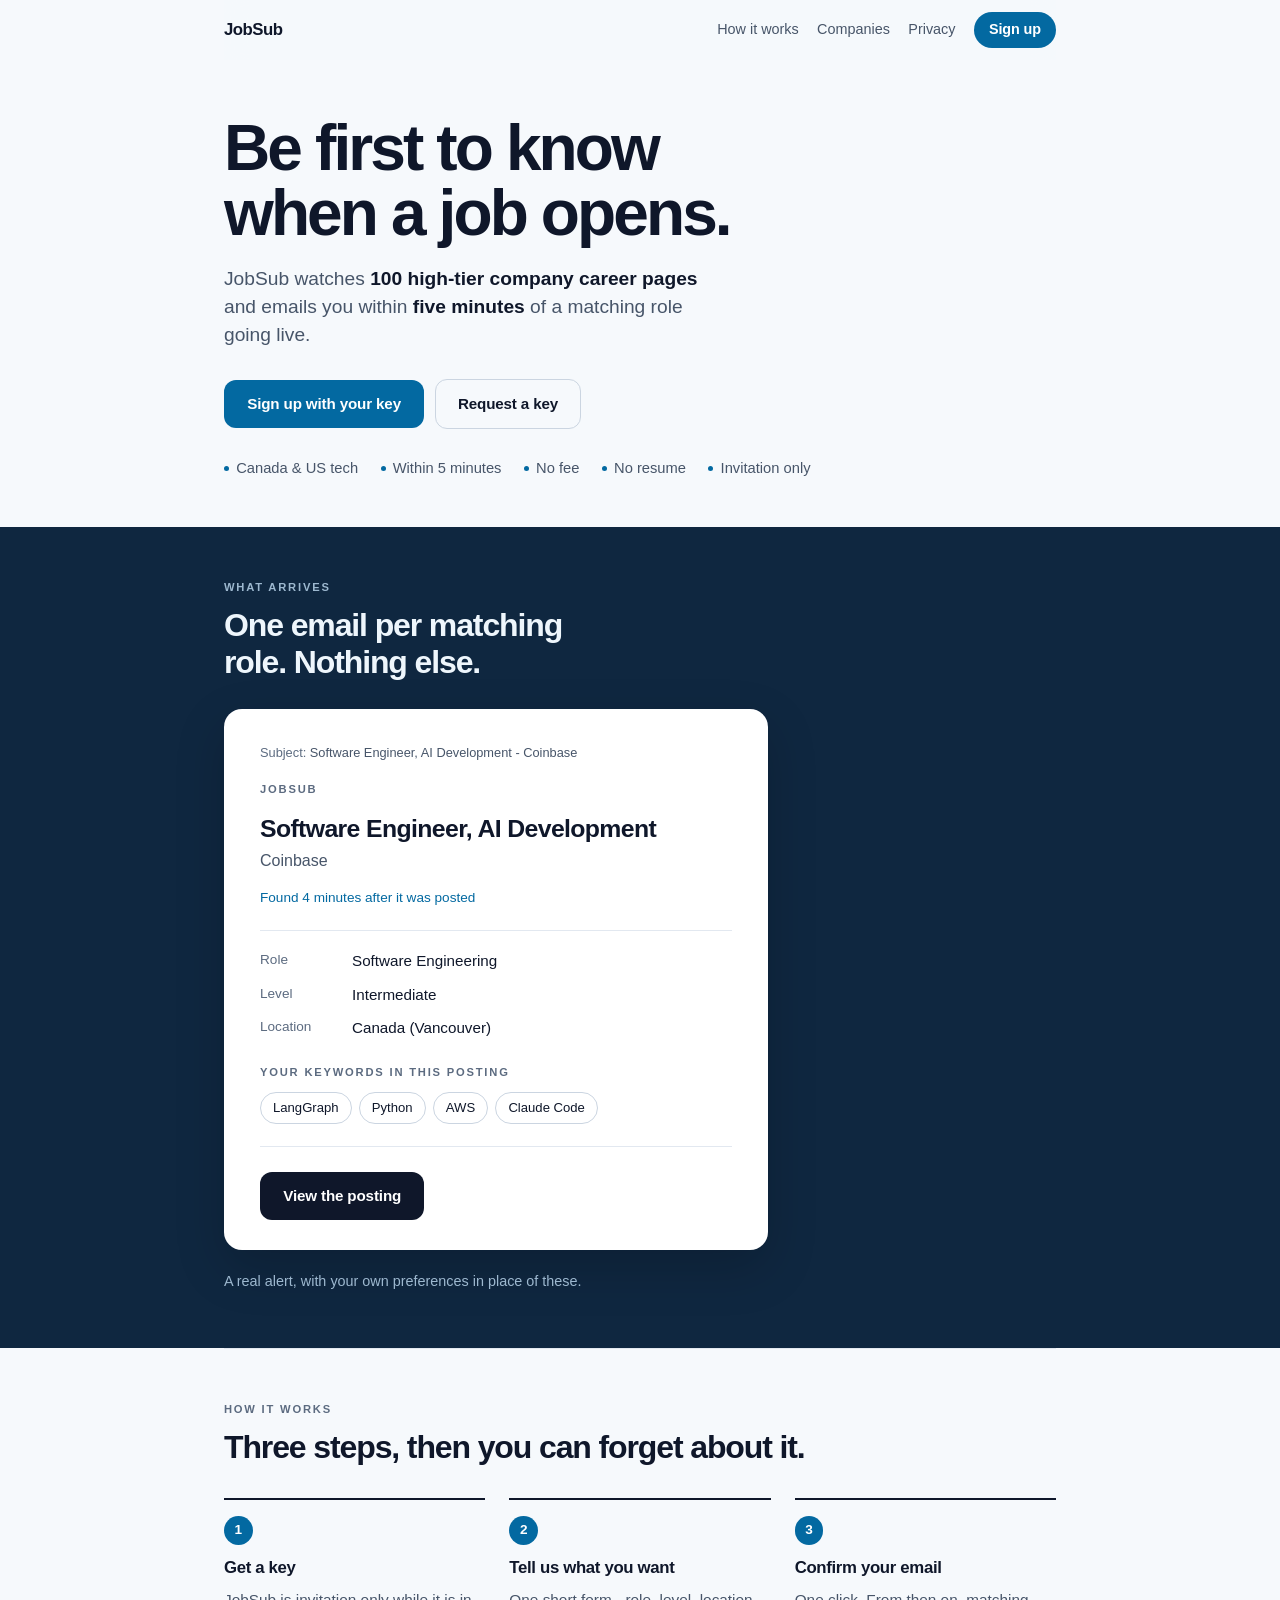
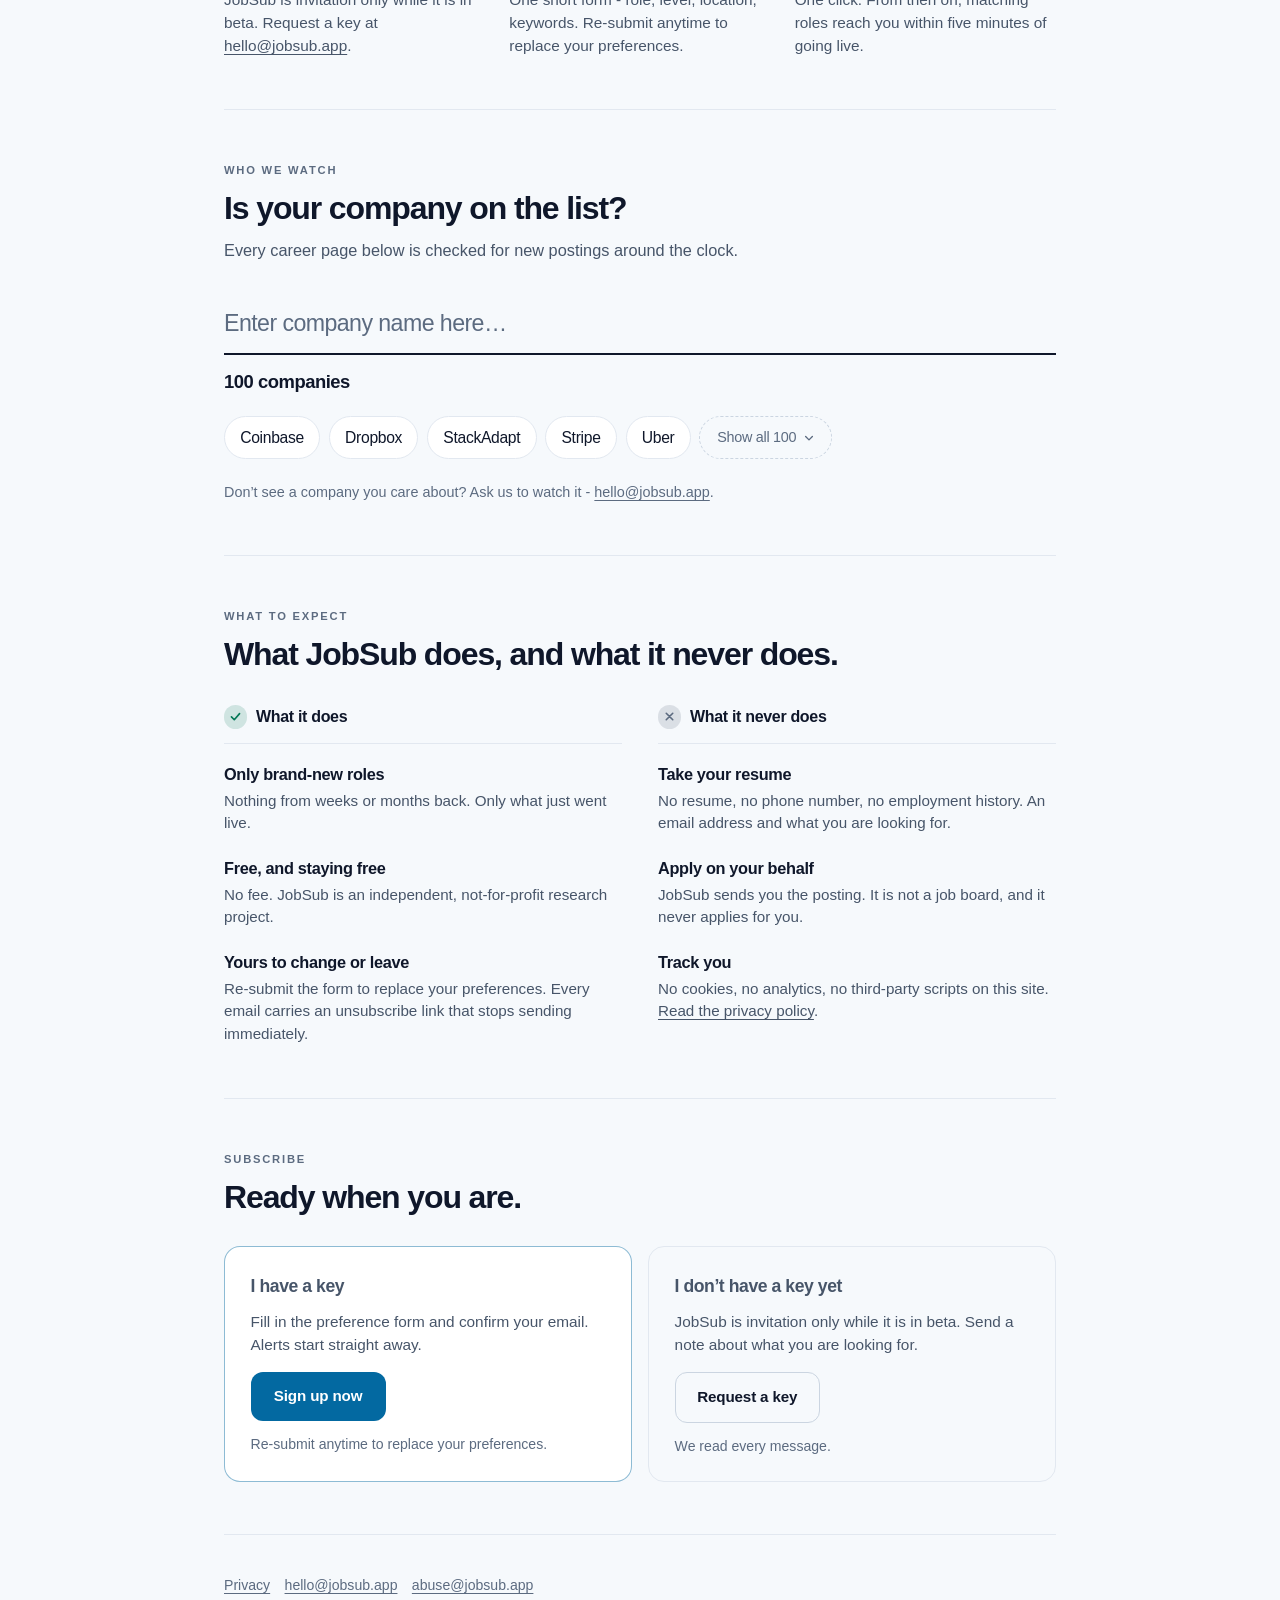
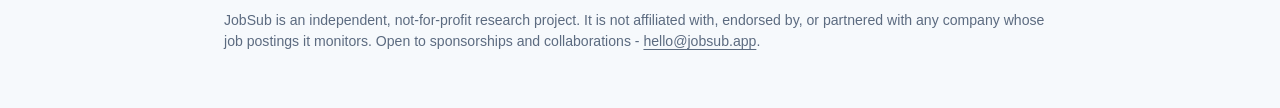
<file: index.html>
<!DOCTYPE html>
<html lang="en">
<head>
<meta charset="utf-8">
<meta name="viewport" content="width=device-width, initial-scale=1">
<title>JobSub - New job alerts from top tech companies</title>
<meta name="description" content="JobSub watches high-tier career pages and emails you within five minutes of a matching role going live. Invitation only, for Canada and US tech people.">
<link rel="canonical" href="https://jobsub.app/">
<meta name="theme-color" content="#f6f9fc" media="(prefers-color-scheme: light)">
<meta name="theme-color" content="#0b1220" media="(prefers-color-scheme: dark)">
<meta property="og:type" content="website">
<meta property="og:url" content="https://jobsub.app/">
<meta property="og:title" content="JobSub - New job alerts from top tech companies">
<meta property="og:description" content="JobSub watches high-tier career pages and emails you within five minutes of a matching role going live. Invitation only, for Canada and US tech people.">
<meta name="twitter:card" content="summary">
<meta name="twitter:title" content="JobSub - New job alerts from top tech companies">
<meta name="twitter:description" content="JobSub watches high-tier career pages and emails you within five minutes of a matching role going live. Invitation only, for Canada and US tech people.">
<link rel="icon" href="/favicon.svg" type="image/svg+xml">
<link rel="stylesheet" href="/styles.css">
</head>
<body>
<a class="skip" href="#main">Skip to content</a>

<header class="wrap site-header">
  <a class="wordmark" href="/">JobSub</a>
  <nav class="nav" aria-label="Primary">
    <a href="#how">How it works</a>
    <a href="#companies">Companies</a>
    <a href="/privacy.html">Privacy</a>
    <a class="nav-cta" href="https://forms.gle/S8yBqT2PLEMnLvFt7" target="_blank" rel="noopener noreferrer">Sign up</a>
  </nav>
</header>

<main id="main">
  <div class="wrap hero">
    <h1>Be first to know when a job opens.</h1>
    <p class="lede">JobSub watches <strong>100 high-tier company career pages</strong> and emails you within <strong>five minutes</strong> of a matching role going live.</p>

    <div class="actions">
      <a class="cta" href="https://forms.gle/S8yBqT2PLEMnLvFt7" target="_blank" rel="noopener noreferrer">Sign up with your key</a>
      <a class="cta-ghost" href="mailto:hello@jobsub.app?subject=Subscription%20key%20request">Request a key</a>
    </div>

    <ul class="proof" aria-label="At a glance">
      <li>Canada &amp; US tech</li>
      <li>Within 5 minutes</li>
      <li>No fee</li>
      <li>No resume</li>
      <li>Invitation only</li>
    </ul>
  </div>

  <section class="stage-band" aria-labelledby="alert-title">
    <div class="wrap">
      <p class="kicker on-stage" id="alert-title">What arrives</p>
      <h2 class="on-stage stage-h2">One email per matching role. Nothing else.</h2>
      <article class="mail" aria-label="Example JobSub alert">
        <p class="mail-subject">Subject: <strong>Software Engineer, AI Development - Coinbase</strong></p>
        <p class="kicker">JobSub</p>
        <h3>Software Engineer, AI Development</h3>
        <p class="company">Coinbase</p>
        <p class="latency">Found 4 minutes after it was posted</p>
        <hr class="mail-rule">
        <table class="facts">
          <tr><th scope="row">Role</th><td>Software Engineering</td></tr>
          <tr><th scope="row">Level</th><td>Intermediate</td></tr>
          <tr><th scope="row">Location</th><td>Canada (Vancouver)</td></tr>
        </table>
        <p class="kicker kicker-tight">Your keywords in this posting</p>
        <div class="chips">
          <span class="chip">LangGraph</span>
          <span class="chip">Python</span>
          <span class="chip">AWS</span>
          <span class="chip">Claude Code</span>
        </div>
        <hr class="mail-rule">
        <span class="cta" aria-disabled="true">View the posting</span>
      </article>
      <p class="stage-note">A real alert, with your own preferences in place of these.</p>
    </div>
  </section>

  <section id="how" class="wrap band" aria-labelledby="how-title">
    <p class="kicker" id="how-title">How it works</p>
    <h2>Three steps, then you can forget about it.</h2>
    <ol class="steps">
      <li>
        <span class="step-num" aria-hidden="true">1</span>
        <strong>Get a key</strong>
        <span>JobSub is invitation only while it is in beta. Request a key at <a href="mailto:hello@jobsub.app?subject=Subscription%20key%20request">hello@jobsub.app</a>.</span>
      </li>
      <li>
        <span class="step-num" aria-hidden="true">2</span>
        <strong>Tell us what you want</strong>
        <span>One short form - role, level, location, keywords. Re-submit anytime to replace your preferences.</span>
      </li>
      <li>
        <span class="step-num" aria-hidden="true">3</span>
        <strong>Confirm your email</strong>
        <span>One click. From then on, matching roles reach you within five minutes of going live.</span>
      </li>
    </ol>
  </section>

  <section id="companies" class="wrap band" aria-labelledby="companies-title">
    <p class="kicker" id="companies-title">Who we watch</p>
    <h2>Is your company on the list?</h2>
    <p class="section-lede">Every career page below is checked for new postings around the clock.</p>

    <form id="company-filter" hidden role="search">
      <label class="sr-only" for="company-search">Search companies</label>
      <input
        id="company-search"
        type="search"
        placeholder="Enter company name here…"
        autocomplete="off"
        spellcheck="false"
        enterkeyhint="search"
        aria-controls="company-list"
        aria-describedby="company-status">
    </form>
    <p id="company-status" role="status" aria-live="polite">100 companies</p>

    <ul id="company-list">
      <li>1Password</li>
      <li>Abnormal AI</li>
      <li>Activision</li>
      <li>Ada</li>
      <li>Affirm</li>
      <li>Airbnb</li>
      <li>Anthropic</li>
      <li>Asana</li>
      <li>Autodesk</li>
      <li>Axon</li>
      <li>BenchSci</li>
      <li>BitGo</li>
      <li>Block</li>
      <li>Borealis AI</li>
      <li>Braze</li>
      <li>Brex</li>
      <li>Cerebras</li>
      <li>Chime</li>
      <li>Circle</li>
      <li>ClickUp</li>
      <li>Clio</li>
      <li>Coalition</li>
      <li>Cohere</li>
      <li>Coinbase</li>
      <li>Confluent</li>
      <li>Coursera</li>
      <li>Cresta</li>
      <li>CrowdStrike</li>
      <li>Databricks</li>
      <li>Dialpad</li>
      <li>DigitalOcean</li>
      <li>Docker</li>
      <li>DoorDash</li>
      <li>Dropbox</li>
      <li>Elastic</li>
      <li>Epic Games</li>
      <li>EvenUp</li>
      <li>Faire</li>
      <li>Figma</li>
      <li>Flexport</li>
      <li>Flipp</li>
      <li>Fullscript</li>
      <li>GitLab</li>
      <li>GoDaddy</li>
      <li>Grafana Labs</li>
      <li>Hopper</li>
      <li>Instacart</li>
      <li>Jane</li>
      <li>Juniper Square</li>
      <li>Klue</li>
      <li>Layer 6</li>
      <li>LayerZero Labs</li>
      <li>League</li>
      <li>Lyft</li>
      <li>Mercury</li>
      <li>MongoDB</li>
      <li>Motive</li>
      <li>Movable Ink</li>
      <li>Mozilla</li>
      <li>Okta</li>
      <li>OpenTable</li>
      <li>PagerDuty</li>
      <li>Penn Interactive</li>
      <li>Pinterest</li>
      <li>Quora</li>
      <li>Recursion</li>
      <li>Reddit</li>
      <li>Remitly</li>
      <li>Replicant</li>
      <li>Ripple</li>
      <li>Robinhood</li>
      <li>Samsara</li>
      <li>Sardine</li>
      <li>Scribd</li>
      <li>Sentry</li>
      <li>Slack</li>
      <li>Snowflake</li>
      <li>Sophos</li>
      <li>Splunk</li>
      <li>Spotify</li>
      <li>StackAdapt</li>
      <li>Stripe</li>
      <li>Tailscale</li>
      <li>Tanium</li>
      <li>Tenstorrent</li>
      <li>Thumbtack</li>
      <li>Tiger Analytics</li>
      <li>Toast</li>
      <li>Tripadvisor</li>
      <li>Twilio</li>
      <li>Uber</li>
      <li>Unity</li>
      <li>Upgrade</li>
      <li>Vanta</li>
      <li>VTS</li>
      <li>Wealthsimple</li>
      <li>Xero</li>
      <li>Yelp</li>
      <li>Zscaler</li>
      <li>Zynga</li>
    </ul>

    <button id="company-toggle" type="button" hidden aria-expanded="false" aria-controls="company-list">
      <span id="company-toggle-label">Show all</span>
      <svg class="company-toggle-mark" viewBox="0 0 16 16" width="12" height="12" aria-hidden="true">
        <path d="M3.5 6 8 10.5 12.5 6" fill="none" stroke="currentColor" stroke-width="1.8" stroke-linecap="round" stroke-linejoin="round"/>
      </svg>
    </button>

    <div id="company-empty" hidden>
      <p>We don’t watch <span id="company-empty-query"></span> yet.</p>
      <p>Want it added? Contact the JobSub admin at
        <a id="company-empty-mail" href="mailto:hello@jobsub.app">hello@jobsub.app</a>.</p>
    </div>

    <p class="hint">Don’t see a company you care about? Ask us to watch it - <a href="mailto:hello@jobsub.app?subject=Please%20watch%20a%20company">hello@jobsub.app</a>.</p>
  </section>

  <section id="expect" class="wrap band" aria-labelledby="expect-title">
    <p class="kicker" id="expect-title">What to expect</p>
    <h2>What JobSub does, and what it never does.</h2>
    <div class="promises">
      <div class="promise-col is-yes">
        <h3 class="promise-head">
          <span class="promise-mark" aria-hidden="true">
            <svg viewBox="0 0 16 16" width="13" height="13"><path d="M3 8.5 6.5 12 13 4.5" fill="none" stroke="currentColor" stroke-width="2" stroke-linecap="round" stroke-linejoin="round"/></svg>
          </span>
          What it does
        </h3>
        <ul>
          <li>
            <strong>Only brand-new roles</strong>
            <span>Nothing from weeks or months back. Only what just went live.</span>
          </li>
          <li>
            <strong>Free, and staying free</strong>
            <span>No fee. JobSub is an independent, not-for-profit research project.</span>
          </li>
          <li>
            <strong>Yours to change or leave</strong>
            <span>Re-submit the form to replace your preferences. Every email carries an unsubscribe link that stops sending immediately.</span>
          </li>
        </ul>
      </div>
      <div class="promise-col is-no">
        <h3 class="promise-head">
          <span class="promise-mark" aria-hidden="true">
            <svg viewBox="0 0 16 16" width="13" height="13"><path d="M4 4l8 8M12 4l-8 8" fill="none" stroke="currentColor" stroke-width="2" stroke-linecap="round"/></svg>
          </span>
          What it never does
        </h3>
        <ul>
          <li>
            <strong>Take your resume</strong>
            <span>No resume, no phone number, no employment history. An email address and what you are looking for.</span>
          </li>
          <li>
            <strong>Apply on your behalf</strong>
            <span>JobSub sends you the posting. It is not a job board, and it never applies for you.</span>
          </li>
          <li>
            <strong>Track you</strong>
            <span>No cookies, no analytics, no third-party scripts on this site. <a href="/privacy.html">Read the privacy policy</a>.</span>
          </li>
        </ul>
      </div>
    </div>
  </section>

  <section class="wrap band join" id="join" aria-labelledby="join-title">
    <p class="kicker" id="join-title">Subscribe</p>
    <h2>Ready when you are.</h2>
    <div class="join-cards">
      <div class="join-card is-primary">
        <h3>I have a key</h3>
        <p>Fill in the preference form and confirm your email. Alerts start straight away.</p>
        <a class="cta" href="https://forms.gle/S8yBqT2PLEMnLvFt7" target="_blank" rel="noopener noreferrer">Sign up now</a>
        <p class="fine">Re-submit anytime to replace your preferences.</p>
      </div>
      <div class="join-card">
        <h3>I don’t have a key yet</h3>
        <p>JobSub is invitation only while it is in beta. Send a note about what you are looking for.</p>
        <a class="cta-ghost" href="mailto:hello@jobsub.app?subject=Subscription%20key%20request">Request a key</a>
        <p class="fine">We read every message.</p>
      </div>
    </div>
  </section>
</main>

<footer class="wrap site-footer">
  <nav aria-label="Footer">
    <a href="/privacy.html">Privacy</a>
    <a href="mailto:hello@jobsub.app">hello@jobsub.app</a>
    <a href="mailto:abuse@jobsub.app">abuse@jobsub.app</a>
  </nav>
  <p>JobSub is an independent, not-for-profit research project. It is not affiliated with, endorsed by, or partnered with any company whose job postings it monitors. Open to sponsorships and collaborations - <a href="mailto:hello@jobsub.app">hello@jobsub.app</a>.</p>
</footer>

<script src="/app.js" defer></script>
</body>
</html>
</file>
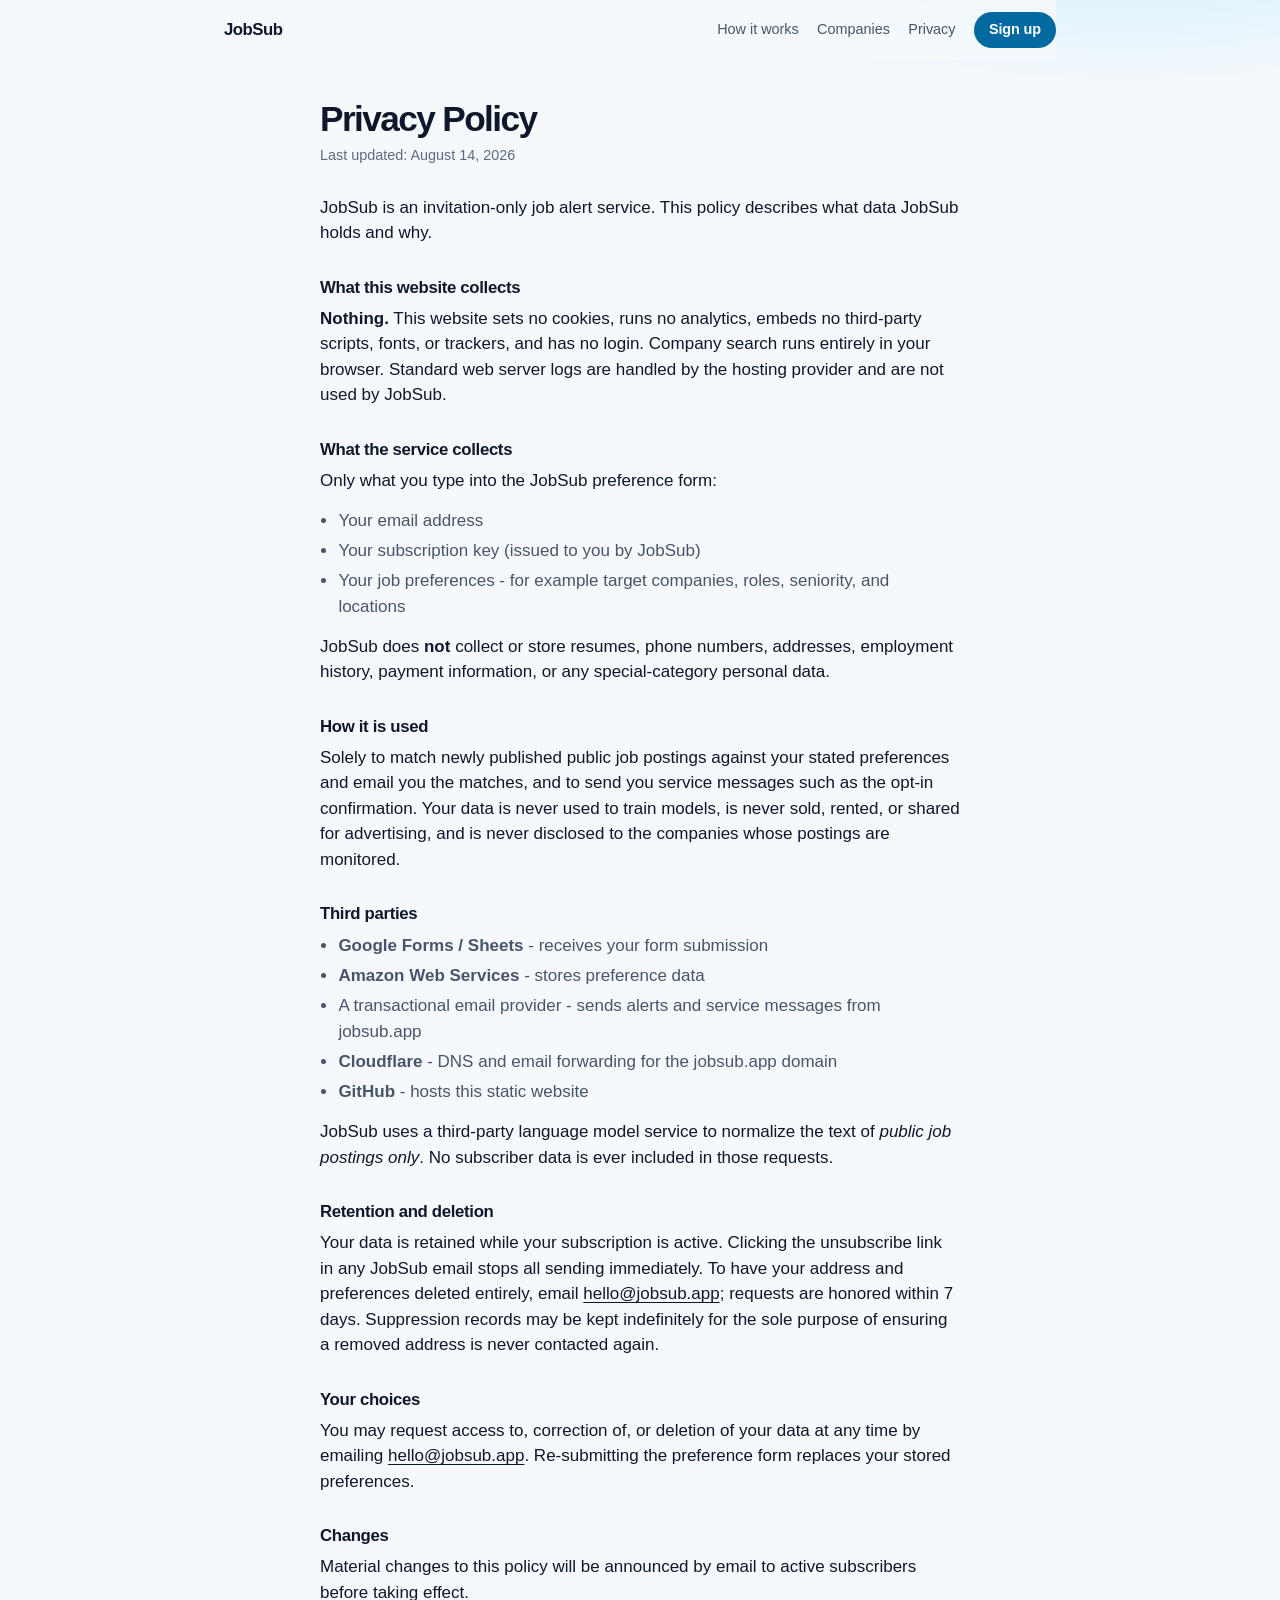
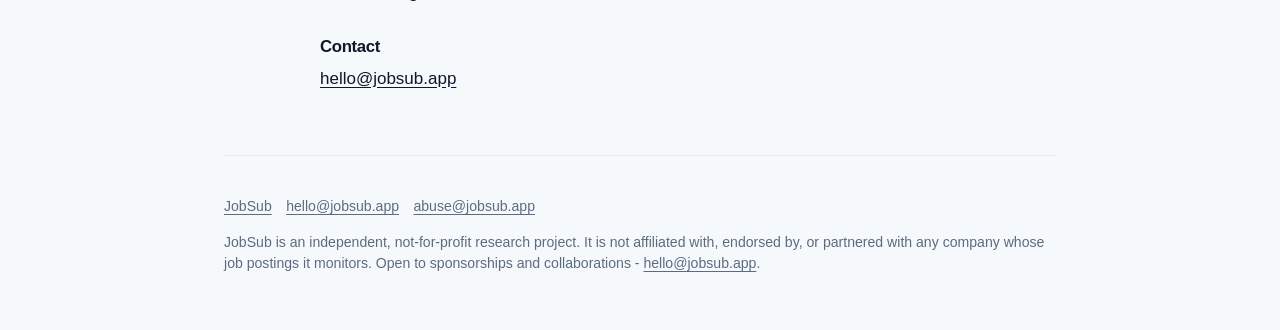
<file: privacy.html>
<!DOCTYPE html>
<html lang="en">
<head>
<meta charset="utf-8">
<meta name="viewport" content="width=device-width, initial-scale=1">
<title>Privacy Policy - JobSub</title>
<meta name="description" content="What JobSub holds, what this website does not collect, and how to have your data deleted.">
<link rel="canonical" href="https://jobsub.app/privacy.html">
<meta name="theme-color" content="#f6f9fc" media="(prefers-color-scheme: light)">
<meta name="theme-color" content="#0b1220" media="(prefers-color-scheme: dark)">
<link rel="icon" href="/favicon.svg" type="image/svg+xml">
<link rel="stylesheet" href="/styles.css">
</head>
<body>
<a class="skip" href="#main">Skip to content</a>

<header class="wrap site-header">
  <a class="wordmark" href="/">JobSub</a>
  <nav class="nav" aria-label="Primary">
    <a href="/#how">How it works</a>
    <a href="/#companies">Companies</a>
    <a href="/privacy.html" aria-current="page">Privacy</a>
    <a class="nav-cta" href="https://forms.gle/S8yBqT2PLEMnLvFt7" target="_blank" rel="noopener noreferrer">Sign up</a>
  </nav>
</header>

<main id="main" class="wrap wrap-narrow legal">
  <h1>Privacy Policy</h1>
  <p class="updated">Last updated: August 14, 2026</p>

  <p>
    JobSub is an invitation-only job alert service. This policy describes
    what data JobSub holds and why.
  </p>

  <h2>What this website collects</h2>
  <p>
    <strong>Nothing.</strong> This website sets no cookies, runs no analytics, embeds no
    third-party scripts, fonts, or trackers, and has no login. Company search runs
    entirely in your browser. Standard web server logs are handled by the hosting
    provider and are not used by JobSub.
  </p>

  <h2>What the service collects</h2>
  <p>Only what you type into the JobSub preference form:</p>
  <ul>
    <li>Your email address</li>
    <li>Your subscription key (issued to you by JobSub)</li>
    <li>Your job preferences - for example target companies, roles, seniority, and locations</li>
  </ul>
  <p>
    JobSub does <strong>not</strong> collect or store resumes, phone numbers, addresses,
    employment history, payment information, or any special-category personal data.
  </p>

  <h2>How it is used</h2>
  <p>
    Solely to match newly published public job postings against your stated preferences
    and email you the matches, and to send you service messages such as the opt-in
    confirmation. Your data is never used to train models, is never sold, rented, or
    shared for advertising, and is never disclosed to the companies whose postings are
    monitored.
  </p>

  <h2>Third parties</h2>
  <ul>
    <li><strong>Google Forms / Sheets</strong> - receives your form submission</li>
    <li><strong>Amazon Web Services</strong> - stores preference data</li>
    <li>A transactional email provider - sends alerts and service messages from jobsub.app</li>
    <li><strong>Cloudflare</strong> - DNS and email forwarding for the jobsub.app domain</li>
    <li><strong>GitHub</strong> - hosts this static website</li>
  </ul>
  <p>
    JobSub uses a third-party language model service to normalize the text of
    <em>public job postings only</em>. No subscriber data is ever included in those requests.
  </p>

  <h2>Retention and deletion</h2>
  <p>
    Your data is retained while your subscription is active. Clicking the unsubscribe
    link in any JobSub email stops all sending immediately. To have your address and
    preferences deleted entirely, email
    <a href="mailto:hello@jobsub.app">hello@jobsub.app</a>; requests are honored within
    7 days. Suppression records may be kept indefinitely for the sole purpose of ensuring
    a removed address is never contacted again.
  </p>

  <h2>Your choices</h2>
  <p>
    You may request access to, correction of, or deletion of your data at any time by
    emailing <a href="mailto:hello@jobsub.app">hello@jobsub.app</a>. Re-submitting the
    preference form replaces your stored preferences.
  </p>

  <h2>Changes</h2>
  <p>
    Material changes to this policy will be announced by email to active subscribers
    before taking effect.
  </p>

  <h2>Contact</h2>
  <p><a href="mailto:hello@jobsub.app">hello@jobsub.app</a></p>
</main>

<footer class="wrap site-footer">
  <nav aria-label="Footer">
    <a href="/">JobSub</a>
    <a href="mailto:hello@jobsub.app">hello@jobsub.app</a>
    <a href="mailto:abuse@jobsub.app">abuse@jobsub.app</a>
  </nav>
  <p>JobSub is an independent, not-for-profit research project. It is not affiliated with, endorsed by, or partnered with any company whose job postings it monitors. Open to sponsorships and collaborations - <a href="mailto:hello@jobsub.app">hello@jobsub.app</a>.</p>
</footer>
</body>
</html>
</file>
<file: styles.css>
:root {
  color-scheme: light dark;
  --page: #f6f9fc;
  --card: #ffffff;
  --ink: #0f172a;
  --soft: #475569;
  --muted: #5c6b80;
  --rule: #e2e8f0;
  --chip: #cbd5e1;
  --cta: #0f172a;
  --cta-ink: #ffffff;
  --ring: #0284c7;
  --signal: #0369a1;
  --on-signal: #ffffff;
  --sky: #38bdf8;
  --signal-soft: #e0f2fe;
  --stage: #0f2740;
  --stage-ink: #eef6fc;
  --stage-muted: #9db8cf;
  --good: #047857;
  --font: -apple-system, BlinkMacSystemFont, "SF Pro Text", "Segoe UI", Roboto, Helvetica, Arial, sans-serif;
  --measure: 40rem;
  --wide: 52rem;
  --bar: 3.75rem;
}

@media (prefers-color-scheme: dark) {
  :root {
    --page: #141d31;
    --card: #1e2942;
    --ink: #e8eef6;
    --soft: #b8c6d8;
    --muted: #8b9cb2;
    --rule: #2e3c56;
    --chip: #3d4d6b;
    --cta: #e8eef6;
    --cta-ink: #141d31;
    --ring: #38bdf8;
    --signal: #38bdf8;
    --on-signal: #0a1526;
    --sky: #38bdf8;
    --signal-soft: #16354f;
    --stage: #080f1e;
    --stage-ink: #eaf3fb;
    --stage-muted: #93aac1;
    --good: #34d399;
  }

  body {
    -webkit-font-smoothing: antialiased;
  }
}

* { box-sizing: border-box; }

html { scroll-behavior: smooth; }

@media (prefers-reduced-motion: reduce) {
  html { scroll-behavior: auto; }
  * { transition: none !important; }
}

body {
  margin: 0;
  min-height: 100vh;
  font: 17px/1.5 var(--font);
  color: var(--ink);
  background:
    radial-gradient(880px 420px at 88% -8%, color-mix(in srgb, var(--sky) 26%, transparent), transparent 62%),
    var(--page);
  overflow-x: clip;
}

a {
  color: var(--ink);
  text-underline-offset: 0.18em;
}

a:hover { color: var(--signal); }

:focus { outline: none; }

:focus-visible {
  outline: 2px solid var(--ring);
  outline-offset: 3px;
}

.wrap {
  width: min(var(--wide), calc(100% - 2.5rem));
  margin: 0 auto;
}

.wrap-narrow {
  width: min(var(--measure), calc(100% - 2.5rem));
  margin: 0 auto;
}

.sr-only {
  position: absolute;
  width: 1px;
  height: 1px;
  padding: 0;
  margin: -1px;
  overflow: hidden;
  clip: rect(0, 0, 0, 0);
  white-space: nowrap;
  border: 0;
}

.skip {
  position: absolute;
  left: 50%;
  top: 0.5rem;
  transform: translate(-50%, -200%);
  z-index: 20;
  padding: 0.6rem 1.1rem;
  border-radius: 10px;
  background: var(--cta);
  color: var(--cta-ink);
  font-size: 0.9rem;
  font-weight: 600;
  text-decoration: none;
}

.skip:focus-visible {
  transform: translate(-50%, 0);
  color: var(--cta-ink);
}

/* ----- chrome ----- */

.site-header {
  position: sticky;
  top: 0;
  z-index: 10;
  display: flex;
  align-items: center;
  justify-content: space-between;
  gap: 1rem;
  min-height: var(--bar);
  padding: 0.7rem 0;
  background: color-mix(in srgb, var(--page) 82%, transparent);
  backdrop-filter: saturate(160%) blur(14px);
  -webkit-backdrop-filter: saturate(160%) blur(14px);
}

/* The sticky bar has to read as a bar once it overlaps content. */
@supports not (backdrop-filter: blur(1px)) {
  .site-header { background: var(--page); }
}

.wordmark {
  font-size: 1.05rem;
  font-weight: 600;
  letter-spacing: -0.03em;
  text-decoration: none;
}

.wordmark:hover { color: var(--ink); }

.nav {
  display: flex;
  flex-wrap: wrap;
  align-items: center;
  justify-content: flex-end;
  gap: 0.5rem 1.15rem;
  font-size: 0.9rem;
  color: var(--soft);
}

.nav a {
  color: inherit;
  text-decoration: none;
}

.nav a:hover { color: var(--ink); }

/* The one action in the bar, so signup is never more than a click away. */
.nav .nav-cta {
  padding: 0.44rem 0.95rem;
  border-radius: 999px;
  background: var(--signal);
  color: var(--on-signal);
  font-weight: 600;
  letter-spacing: -0.01em;
  white-space: nowrap;
}

.nav .nav-cta:hover {
  color: var(--on-signal);
  background: color-mix(in srgb, var(--signal) 86%, var(--ink));
}

/* ----- type ----- */

.kicker {
  margin: 0 0 0.7rem;
  font-size: 0.7rem;
  font-weight: 600;
  letter-spacing: 0.16em;
  text-transform: uppercase;
  color: var(--muted);
}

.kicker-tight { margin-top: 0.85rem; }

h1 {
  margin: 0;
  font-size: clamp(2.5rem, 7.4vw, 4rem);
  line-height: 1.02;
  font-weight: 600;
  letter-spacing: -0.045em;
  text-wrap: balance;
}

h2 {
  margin: 0 0 0.65rem;
  font-size: clamp(1.6rem, 3.6vw, 2rem);
  line-height: 1.15;
  font-weight: 600;
  letter-spacing: -0.035em;
  text-wrap: balance;
}

h3 {
  margin: 0;
  font-size: 1.1rem;
  font-weight: 600;
  letter-spacing: -0.025em;
}

.lede {
  margin: 1.15rem 0 0;
  max-width: 32rem;
  font-size: 1.2rem;
  line-height: 1.45;
  color: var(--soft);
  text-wrap: pretty;
}

.lede strong {
  color: var(--ink);
  font-weight: 600;
}

.section-lede {
  margin: 0;
  max-width: 34rem;
  font-size: 1.02rem;
  color: var(--soft);
  text-wrap: pretty;
}

p { margin: 0 0 0.9rem; }
p:last-child { margin-bottom: 0; }

.prose { color: var(--soft); }
.prose strong { color: var(--ink); font-weight: 600; }

/* ----- hero ----- */

.hero {
  padding: 3.5rem 0 3rem;
}

.proof {
  list-style: none;
  display: flex;
  flex-wrap: wrap;
  gap: 0.45rem 1.4rem;
  margin: 1.75rem 0 0;
  padding: 0;
  font-size: 0.92rem;
  font-weight: 500;
  color: var(--soft);
}

.proof li {
  display: flex;
  align-items: center;
  gap: 0.45rem;
}

.proof li::before {
  content: "";
  width: 5px;
  height: 5px;
  border-radius: 50%;
  background: var(--signal);
}

/* ----- sections ----- */

.band {
  padding: 3.25rem 0;
  border-top: 1px solid var(--rule);
  scroll-margin-top: var(--bar);
}

.stage-band { scroll-margin-top: var(--bar); }

/* ----- how it works ----- */

.steps {
  list-style: none;
  display: grid;
  grid-template-columns: repeat(3, 1fr);
  gap: 1.5rem;
  margin: 2rem 0 0;
  padding: 0;
}

.steps > li {
  display: flex;
  flex-direction: column;
  align-items: flex-start;
  gap: 0.5rem;
  padding-top: 1rem;
  border-top: 2px solid var(--ink);
  color: var(--soft);
  font-size: 0.96rem;
}

.step-num {
  display: grid;
  place-items: center;
  width: 1.8rem;
  height: 1.8rem;
  margin-bottom: 0.15rem;
  border-radius: 50%;
  background: var(--signal);
  color: var(--on-signal);
  font-size: 0.85rem;
  font-weight: 700;
  font-variant-numeric: tabular-nums;
}

.steps strong {
  color: var(--ink);
  font-size: 1.05rem;
  font-weight: 600;
  letter-spacing: -0.02em;
}

.steps a { color: var(--soft); }
.steps a:hover { color: var(--signal); }

/* ----- companies ----- */

#company-filter {
  margin: 1.9rem 0 0.25rem;
}

#company-filter[hidden] { display: none; }

#company-search {
  width: 100%;
  padding: 0.85rem 0 0.75rem;
  border: 0;
  border-bottom: 2px solid var(--ink);
  border-radius: 0;
  background: transparent;
  color: var(--ink);
  font: inherit;
  font-size: 1.45rem;
  letter-spacing: -0.025em;
  caret-color: var(--signal);
}

#company-search::placeholder { color: var(--muted); }
#company-search::-webkit-search-cancel-button { appearance: none; }

/* The live count is the strongest proof on the page, so it is sized like one. */
#company-status {
  margin: 0.85rem 0 1.25rem;
  font-size: 1.15rem;
  font-weight: 600;
  letter-spacing: -0.025em;
  color: var(--ink);
  font-variant-numeric: tabular-nums;
}

#company-list {
  list-style: none;
  display: flex;
  flex-wrap: wrap;
  gap: 0.55rem;
  margin: 0;
  padding: 0;
}

#company-list:empty { display: none; }

#company-list li {
  margin: 0;
  padding: 0.55rem 0.95rem;
  border: 1px solid var(--rule);
  border-radius: 999px;
  background: var(--card);
  font-size: 0.98rem;
  font-weight: 500;
  letter-spacing: -0.02em;
}

/* Sits in the chip row; stretches to whatever height the chips are. */
#company-list li.company-more {
  display: flex;
  padding: 0;
  border: 0;
  background: none;
}

#company-toggle {
  display: inline-flex;
  align-items: center;
  gap: 0.4rem;
  padding: 0 1.05rem;
  border: 1px dashed var(--chip);
  border-radius: 999px;
  background: transparent;
  color: var(--muted);
  font: inherit;
  font-size: 0.9rem;
  font-weight: 500;
  letter-spacing: -0.02em;
  white-space: nowrap;
  cursor: pointer;
  transition: color 0.15s ease, border-color 0.15s ease;
}

#company-toggle[hidden] { display: none; }

#company-toggle:hover {
  color: var(--signal);
  border-color: var(--signal);
}

.company-toggle-mark {
  transition: transform 0.15s ease;
}

#company-toggle[aria-expanded="true"] .company-toggle-mark {
  transform: rotate(180deg);
}

#company-empty {
  margin-top: 1.4rem;
  max-width: 28rem;
  padding: 1.15rem 1.2rem;
  border-radius: 14px;
  background: var(--signal-soft);
}

#company-empty[hidden] { display: none; }

#company-empty p { color: var(--soft); }

#company-empty-query {
  color: var(--ink);
  font-weight: 600;
  overflow-wrap: anywhere;
}

.hint {
  margin-top: 1.4rem;
  font-size: 0.9rem;
  color: var(--muted);
}

.hint a { color: var(--muted); }
.hint a:hover { color: var(--ink); }
.hint[hidden] { display: none; }

/* ----- email specimen ----- */

.stage-band {
  padding: 3.25rem 0 3.5rem;
  background: var(--stage);
  color: var(--stage-ink);
}

.stage-band .on-stage { color: var(--stage-ink); }

.stage-band .kicker.on-stage { color: var(--stage-muted); }

.stage-h2 { max-width: 30rem; }

.stage-note {
  margin: 1.3rem 0 0;
  font-size: 0.9rem;
  color: var(--stage-muted);
}

.mail {
  max-width: 34rem;
  margin-top: 1.75rem;
  background: var(--card);
  color: var(--ink);
  border-radius: 18px;
  padding: 2.15rem 2.25rem 1.85rem;
  box-shadow: 0 18px 50px rgba(0, 0, 0, 0.18);
}

.mail-subject {
  margin: 0 0 1.15rem;
  font-size: 0.8rem;
  color: var(--muted);
}

.mail-subject strong {
  color: var(--soft);
  font-weight: 500;
}

.mail h3 {
  margin: 1rem 0 0;
  font-size: 1.55rem;
  line-height: 1.2;
  font-weight: 600;
  letter-spacing: -0.025em;
}

.mail .company {
  margin-top: 0.35rem;
  font-size: 1rem;
  color: var(--soft);
}

.mail .latency {
  margin-top: 0.95rem;
  font-size: 0.85rem;
  color: var(--signal);
}

.mail-rule {
  height: 1px;
  margin: 1.35rem 0 1.2rem;
  background: var(--rule);
  border: 0;
}

.facts {
  width: 100%;
  border-collapse: collapse;
}

.facts th,
.facts td {
  padding: 0 0 0.65rem;
  text-align: left;
  vertical-align: top;
  font-weight: 400;
}

.facts th {
  width: 5.75rem;
  font-size: 0.85rem;
  color: var(--muted);
}

.facts td { font-size: 0.95rem; }

.chips {
  display: flex;
  flex-wrap: wrap;
  gap: 0.45rem;
  margin: 0.15rem 0 0;
}

.chip {
  display: inline-block;
  padding: 0.35rem 0.75rem;
  border: 1px solid var(--chip);
  border-radius: 100px;
  font-size: 0.82rem;
}

/* ----- buttons ----- */

.cta {
  display: inline-block;
  padding: 0.8rem 1.45rem;
  border-radius: 12px;
  background: var(--cta);
  color: var(--cta-ink);
  font-size: 0.95rem;
  font-weight: 600;
  letter-spacing: -0.01em;
  text-decoration: none;
}

.cta:hover { color: var(--cta-ink); }

.mail .cta { margin-top: 0.35rem; }

a.cta {
  background: var(--signal);
  color: var(--on-signal);
}

a.cta:hover {
  color: var(--on-signal);
  background: color-mix(in srgb, var(--signal) 86%, var(--ink));
}

a.cta:focus-visible { outline-offset: 3px; }

.cta[aria-disabled="true"] { cursor: default; }

.cta-ghost {
  display: inline-block;
  padding: 0.8rem 1.35rem;
  border: 1px solid var(--chip);
  border-radius: 12px;
  color: var(--ink);
  font-size: 0.95rem;
  font-weight: 600;
  letter-spacing: -0.01em;
  text-decoration: none;
}

.cta-ghost:hover {
  color: var(--signal);
  border-color: var(--signal);
}

.actions {
  display: flex;
  flex-wrap: wrap;
  gap: 0.7rem;
  align-items: center;
  margin-top: 1.9rem;
}

/* ----- promises ----- */

.promises {
  display: grid;
  grid-template-columns: repeat(2, 1fr);
  gap: 2rem 2.25rem;
  margin: 2rem 0 0;
}

.promise-head {
  display: flex;
  align-items: center;
  gap: 0.55rem;
  margin: 0;
  padding-bottom: 0.85rem;
  border-bottom: 1px solid var(--rule);
  color: var(--ink);
  font-size: 1rem;
  font-weight: 600;
  letter-spacing: -0.02em;
}

.promise-mark {
  display: grid;
  place-items: center;
  flex: none;
  width: 1.45rem;
  height: 1.45rem;
  border-radius: 50%;
}

.is-yes .promise-mark {
  background: color-mix(in srgb, var(--good) 16%, transparent);
  color: var(--good);
}

.is-no .promise-mark {
  background: color-mix(in srgb, var(--muted) 18%, transparent);
  color: var(--muted);
}

.promise-col ul {
  list-style: none;
  display: grid;
  gap: 1.3rem;
  margin: 1.15rem 0 0;
  padding: 0;
}

.promise-col li {
  margin: 0;
  color: var(--soft);
  font-size: 0.95rem;
}

.promise-col strong {
  display: block;
  margin-bottom: 0.2rem;
  color: var(--ink);
  font-size: 1.02rem;
  font-weight: 600;
  letter-spacing: -0.02em;
}

.promise-col a { color: var(--soft); }

/* ----- join ----- */

.join-cards {
  display: grid;
  grid-template-columns: repeat(2, 1fr);
  gap: 1rem;
  margin-top: 1.9rem;
}

.join-card {
  display: flex;
  flex-direction: column;
  align-items: flex-start;
  gap: 0.7rem;
  padding: 1.6rem 1.6rem 1.5rem;
  border: 1px solid var(--rule);
  border-radius: 16px;
  color: var(--soft);
  font-size: 0.96rem;
}

.join-card.is-primary {
  background: var(--card);
  border-color: color-mix(in srgb, var(--signal) 45%, transparent);
}

.join-card p { margin: 0; }

.join-card .cta,
.join-card .cta-ghost { margin-top: 0.3rem; }

.fine {
  margin-top: 0.95rem;
  font-size: 0.88rem;
  color: var(--muted);
}

.join-card .fine { margin-top: 0.1rem; }

/* ----- footer / legal ----- */

.site-footer {
  padding: 2.5rem 0 3.5rem;
  border-top: 1px solid var(--rule);
  font-size: 0.88rem;
  color: var(--muted);
}

.site-footer nav {
  display: flex;
  flex-wrap: wrap;
  gap: 0.35rem 0.9rem;
  margin-bottom: 0.9rem;
}

.site-footer a { color: var(--muted); }
.site-footer a:hover { color: var(--ink); }

.legal {
  padding: 2.5rem 0 4rem;
}

.legal h1 {
  font-size: clamp(1.8rem, 4vw, 2.2rem);
  line-height: 1.1;
}

.legal .updated {
  margin: 0.4rem 0 1.75rem;
  color: var(--muted);
  font-size: 0.9rem;
}

.legal h2 {
  margin: 2rem 0 0.55rem;
  font-size: 1.05rem;
  letter-spacing: -0.02em;
}

.legal ul {
  margin: 0 0 0.9rem;
  padding-left: 1.15rem;
  color: var(--soft);
}

.legal li { margin: 0.3rem 0; }

.legal code {
  font-size: 0.9em;
  padding: 0.05rem 0.3rem;
  border-radius: 3px;
  background: var(--card);
}

@media (max-width: 48rem) {
  .steps { grid-template-columns: 1fr; gap: 1.35rem; }
  .promises { grid-template-columns: 1fr; gap: 1.35rem; }
  .join-cards { grid-template-columns: 1fr; }
}

@media (max-width: 40rem) {
  body { font-size: 16px; }

  .hero { padding: 2.6rem 0 2.4rem; }

  .band { padding: 2.6rem 0; }

  .mail { padding: 1.6rem 1.35rem 1.45rem; }

  .mail h3 { font-size: 1.3rem; }

  #company-search { font-size: 1.25rem; }

  .lede { font-size: 1.08rem; }

  /* Wordmark and the one action stay on the bar; links wrap beneath. */
  .site-header {
    flex-wrap: wrap;
    padding: 0.6rem 0;
  }

  .nav {
    width: 100%;
    justify-content: flex-start;
    gap: 0.5rem 1rem;
  }

  .actions { gap: 0.6rem; }

  .actions .cta,
  .actions .cta-ghost {
    flex: 1 1 auto;
    text-align: center;
  }
}
</file>
